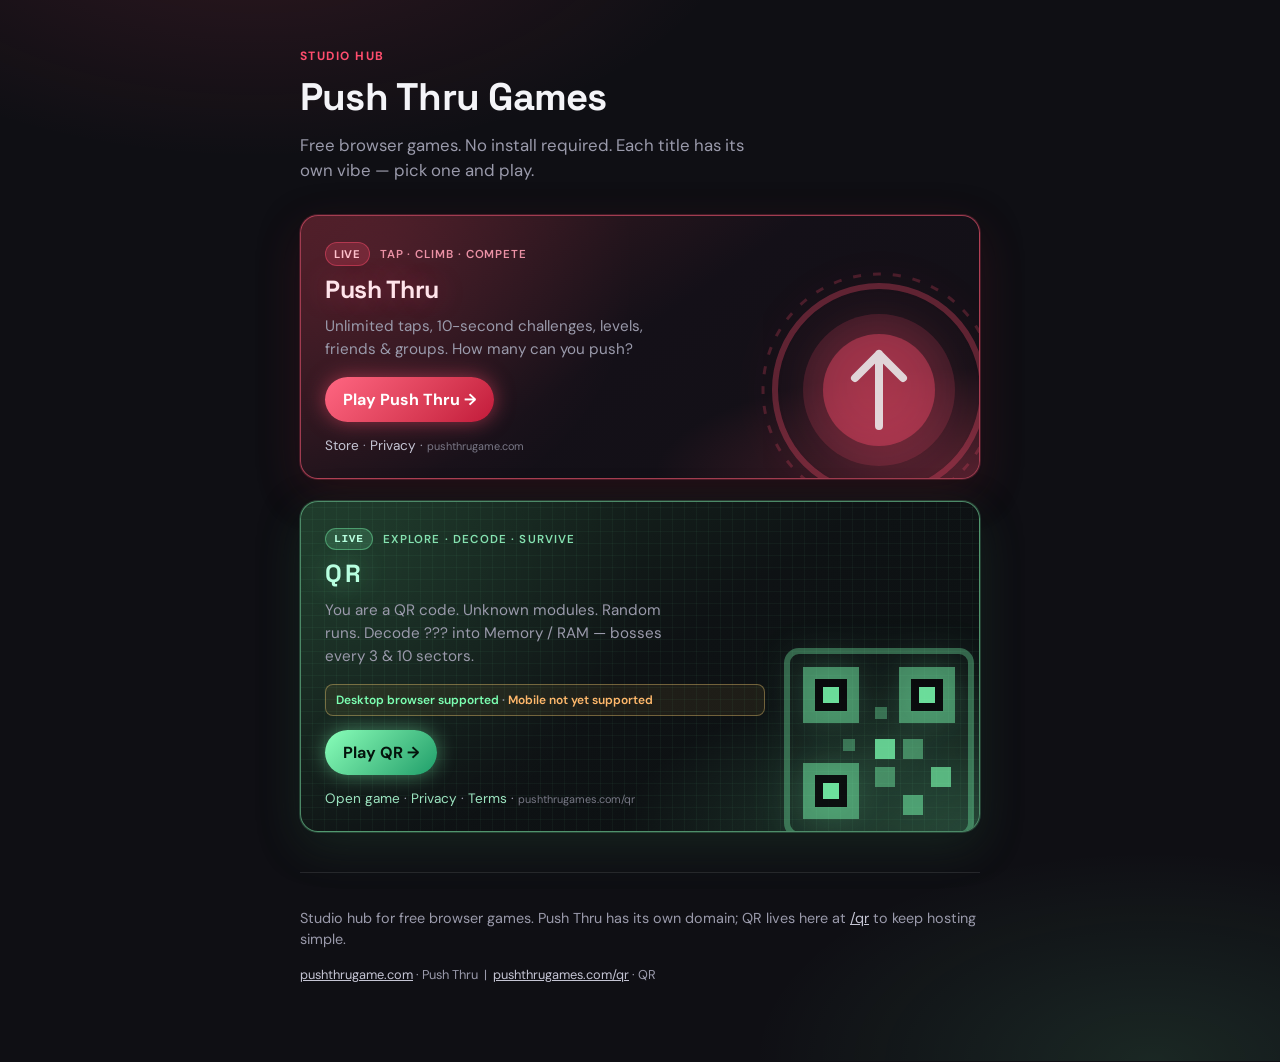
<file: index.html>
<!DOCTYPE html>
<html lang="en">
<head>
  <meta charset="UTF-8" />
  <meta name="viewport" content="width=device-width, initial-scale=1, viewport-fit=cover" />
  <meta name="theme-color" content="#0f0f14" />
  <meta name="description" content="Push Thru Games — free browser games. Play Push Thru and more." />
  <meta property="og:site_name" content="Push Thru Games" />
  <meta property="og:title" content="Push Thru Games" />
  <meta property="og:description" content="Free browser games — Push Thru, QR, and more. No install required." />
  <meta property="og:type" content="website" />
  <meta property="og:url" content="https://www.pushthrugames.com/" />
  <meta property="og:image" content="https://www.pushthrugames.com/assets/og-hub.jpg?v=1" />
  <meta property="og:image:type" content="image/jpeg" />
  <meta property="og:image:width" content="1536" />
  <meta property="og:image:height" content="864" />
  <meta property="og:image:alt" content="Push Thru Games — free browser games studio" />
  <meta name="twitter:card" content="summary_large_image" />
  <meta name="twitter:title" content="Push Thru Games" />
  <meta name="twitter:description" content="Free browser games — Push Thru, QR, and more." />
  <meta name="twitter:image" content="https://www.pushthrugames.com/assets/og-hub.jpg?v=1" />
  <link rel="canonical" href="https://www.pushthrugames.com/" />
  <title>Push Thru Games</title>
  <link rel="preconnect" href="https://fonts.googleapis.com" />
  <link rel="preconnect" href="https://fonts.gstatic.com" crossorigin />
  <link href="https://fonts.googleapis.com/css2?family=DM+Sans:opsz,wght@9..40,400;9..40,600;9..40,700&family=Space+Grotesk:wght@600;700&display=swap" rel="stylesheet" />
  <link rel="stylesheet" href="styles.css?v=20260728plat" />
  <link rel="icon" href="data:image/svg+xml,<svg xmlns='http://www.w3.org/2000/svg' viewBox='0 0 100 100'><circle cx='50' cy='50' r='46' fill='%23ff4d6d'/><text y='.9em' x='50%' text-anchor='middle' font-size='55'>👆</text></svg>" />
</head>
<body>
  <div class="wrap">
    <header class="hero">
      <p class="eyebrow">Studio hub</p>
      <h1>Push Thru Games</h1>
      <p class="lede">
        Free browser games. No install required.
        Each title has its own vibe — pick one and play.
      </p>
    </header>

    <main class="catalog" aria-label="Games">
      <!-- Push Thru — coral / pulse -->
      <article class="card game-card game-pushthru">
        <div class="game-card-bg" aria-hidden="true">
          <svg class="game-logo game-logo-push" viewBox="0 0 120 120" fill="none" xmlns="http://www.w3.org/2000/svg">
            <circle cx="60" cy="60" r="52" stroke="currentColor" stroke-width="3" opacity="0.35"/>
            <circle cx="60" cy="60" r="38" fill="currentColor" opacity="0.18"/>
            <circle cx="60" cy="60" r="28" fill="currentColor" opacity="0.45"/>
            <path d="M60 42v36M48 54l12-12 12 12" stroke="#fff" stroke-width="4" stroke-linecap="round" stroke-linejoin="round" opacity="0.9"/>
            <circle cx="60" cy="60" r="58" stroke="currentColor" stroke-width="1.5" stroke-dasharray="4 6" opacity="0.25"/>
          </svg>
        </div>
        <div class="game-card-content">
          <div class="card-top">
            <span class="badge badge-push">Live</span>
            <span class="game-kicker">Tap · climb · compete</span>
          </div>
          <h2>Push Thru</h2>
          <p>
            Unlimited taps, 10-second challenges, levels, friends &amp; groups.
            How many can you push?
          </p>
          <a class="play-btn play-btn-push" href="https://www.pushthrugame.com/">Play Push Thru →</a>
          <p class="card-meta">
            <a href="https://www.pushthrugame.com/store.html">Store</a>
            ·
            <a href="https://www.pushthrugame.com/privacy.html">Privacy</a>
            ·
            <span class="domain-tag">pushthrugame.com</span>
          </p>
        </div>
      </article>

      <!-- QR — mint / lattice -->
      <article class="card game-card game-qr">
        <div class="game-card-bg" aria-hidden="true">
          <svg class="game-logo game-logo-qr" viewBox="0 0 120 120" fill="none" xmlns="http://www.w3.org/2000/svg">
            <rect x="14" y="14" width="92" height="92" rx="6" stroke="currentColor" stroke-width="3" opacity="0.4"/>
            <!-- finder patterns -->
            <rect x="22" y="22" width="28" height="28" fill="currentColor" opacity="0.55"/>
            <rect x="28" y="28" width="16" height="16" fill="#0a0a0c"/>
            <rect x="32" y="32" width="8" height="8" fill="currentColor"/>
            <rect x="70" y="22" width="28" height="28" fill="currentColor" opacity="0.55"/>
            <rect x="76" y="28" width="16" height="16" fill="#0a0a0c"/>
            <rect x="80" y="32" width="8" height="8" fill="currentColor"/>
            <rect x="22" y="70" width="28" height="28" fill="currentColor" opacity="0.55"/>
            <rect x="28" y="76" width="16" height="16" fill="#0a0a0c"/>
            <rect x="32" y="80" width="8" height="8" fill="currentColor"/>
            <!-- modules -->
            <rect x="58" y="58" width="10" height="10" fill="currentColor" opacity="0.9"/>
            <rect x="72" y="58" width="10" height="10" fill="currentColor" opacity="0.5"/>
            <rect x="58" y="72" width="10" height="10" fill="currentColor" opacity="0.5"/>
            <rect x="86" y="72" width="10" height="10" fill="currentColor" opacity="0.75"/>
            <rect x="72" y="86" width="10" height="10" fill="currentColor" opacity="0.6"/>
            <rect x="58" y="42" width="6" height="6" fill="currentColor" opacity="0.4"/>
            <rect x="42" y="58" width="6" height="6" fill="currentColor" opacity="0.4"/>
          </svg>
        </div>
        <div class="game-card-content">
          <div class="card-top">
            <span class="badge badge-qr">Live</span>
            <span class="game-kicker">Explore · decode · survive</span>
          </div>
          <h2>QR</h2>
          <p>
            You are a QR code. Unknown modules. Random runs.
            Decode ??? into Memory / RAM — bosses every 3 &amp; 10 sectors.
          </p>
          <p class="platform-pill" role="note">
            <span class="platform-ok">Desktop browser supported</span>
            ·
            <span class="platform-no">Mobile not yet supported</span>
          </p>
          <a class="play-btn play-btn-qr" href="/qr/">Play QR →</a>
          <p class="card-meta">
            <a href="/qr/">Open game</a>
            ·
            <a href="/qr/privacy.html">Privacy</a>
            ·
            <a href="/qr/terms.html">Terms</a>
            ·
            <span class="domain-tag">pushthrugames.com/qr</span>
          </p>
        </div>
      </article>
    </main>

    <footer class="foot">
      <p>
        Studio hub for free browser games. Push Thru has its own domain;
        QR lives here at <a href="/qr/">/qr</a> to keep hosting simple.
      </p>
      <p class="muted">
        <a href="https://www.pushthrugame.com/">pushthrugame.com</a>
        · Push Thru
        &nbsp;|&nbsp;
        <a href="/qr/">pushthrugames.com/qr</a>
        · QR
      </p>
    </footer>
  </div>
</body>
</html>
</file>
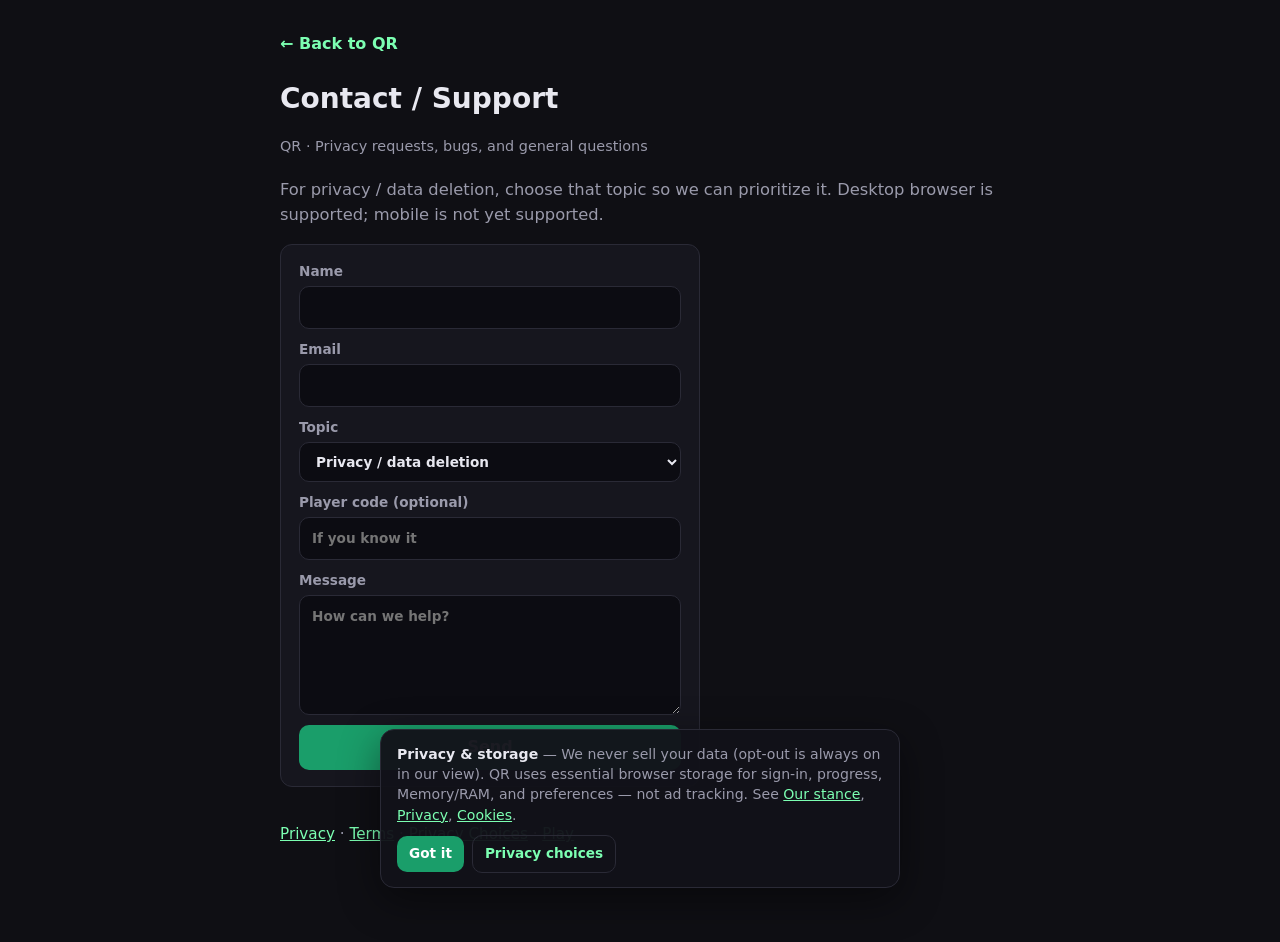
<file: qr/contact.html>
<!DOCTYPE html>
<html lang="en">
<head>
  <meta charset="UTF-8" />
  <meta name="viewport" content="width=device-width, initial-scale=1" />
  <meta name="robots" content="index,follow" />
  <title>Contact · QR</title>
  <link rel="stylesheet" href="legal.css?v=1" />
  <style>
    .stack { display: flex; flex-direction: column; gap: 10px; max-width: 420px; }
    .stack label { display: flex; flex-direction: column; gap: 4px; font-size: 0.85rem; color: var(--muted); font-weight: 600; }
    .stack input, .stack select, .stack textarea {
      font: inherit; padding: 10px 12px; border-radius: 10px; border: 1px solid var(--border);
      background: #0c0c12; color: var(--text);
    }
    .stack textarea { min-height: 120px; resize: vertical; }
    #contact-status { font-size: 0.9rem; margin-top: 8px; }
    #contact-status.ok { color: var(--ok); }
    #contact-status.err { color: #ff6b8a; }
  </style>
</head>
<body>
  <main class="legal">
    <a class="back" href="./">← Back to QR</a>
    <h1>Contact / Support</h1>
    <p class="meta">QR · Privacy requests, bugs, and general questions</p>

    <p class="lead">
      For privacy / data deletion, choose that topic so we can prioritize it.
      Desktop browser is supported; mobile is not yet supported.
    </p>

    <form class="stack card" id="qr-contact-form">
      <label>Name
        <input type="text" name="name" required maxlength="80" autocomplete="name" />
      </label>
      <label>Email
        <input type="email" name="email" required maxlength="120" autocomplete="email" />
      </label>
      <label>Topic
        <select name="topic" required>
          <option value="Privacy / data deletion">Privacy / data deletion</option>
          <option value="Bug / gameplay">Bug / gameplay</option>
          <option value="Account help">Account help</option>
          <option value="Other">Other</option>
        </select>
      </label>
      <label>Player code (optional)
        <input type="text" name="player_code" maxlength="16" placeholder="If you know it" />
      </label>
      <label>Message
        <textarea name="message" required maxlength="4000" placeholder="How can we help?"></textarea>
      </label>
      <button type="submit" class="solid-btn" id="contact-submit">Send</button>
      <p id="contact-status" hidden></p>
    </form>

    <p class="footer-links">
      <a href="privacy.html">Privacy</a> ·
      <a href="terms.html">Terms</a> ·
      <a href="privacy-choices.html">Privacy Choices</a> ·
      <a href="./">Play</a>
    </p>
  </main>
  <script src="legal-consent.js?v=1" defer></script>
  <script>
    (function () {
      const SUPPORT_EMAIL = atob("Y2FsdmluLm1vbmV5QGdtYWlsLmNvbQ==");
      const form = document.getElementById("qr-contact-form");
      const status = document.getElementById("contact-status");
      const btn = document.getElementById("contact-submit");
      function setStatus(msg, kind) {
        status.hidden = !msg;
        status.textContent = msg || "";
        status.className = kind || "";
      }
      form?.addEventListener("submit", async (e) => {
        e.preventDefault();
        const fd = new FormData(form);
        const name = String(fd.get("name") || "").trim();
        const email = String(fd.get("email") || "").trim();
        const topic = String(fd.get("topic") || "").trim();
        const message = String(fd.get("message") || "").trim();
        const player_code = String(fd.get("player_code") || "").trim();
        if (!name || !email || !message) {
          setStatus("Please fill required fields.", "err");
          return;
        }
        if (btn) {
          btn.disabled = true;
          btn.textContent = "Sending…";
        }
        setStatus("Sending…", "");
        try {
          const res = await fetch("https://formsubmit.co/ajax/" + encodeURIComponent(SUPPORT_EMAIL), {
            method: "POST",
            headers: { "Content-Type": "application/json", Accept: "application/json" },
            body: JSON.stringify({
              name,
              email,
              topic,
              message,
              player_code: player_code || "(not provided)",
              _subject: ["[QR]", topic, name].join(" · "),
              _template: "table",
              _captcha: "false",
              _replyto: email,
              source: "qr/contact.html",
              site: "https://www.pushthrugames.com/qr/",
            }),
          });
          const data = await res.json().catch(() => ({}));
          if (!res.ok) throw new Error(data.message || data.error || "Send failed");
          form.reset();
          setStatus("Sent. We’ll reply by email when we can.", "ok");
        } catch (err) {
          setStatus(err.message || "Send failed", "err");
        } finally {
          if (btn) {
            btn.disabled = false;
            btn.textContent = "Send";
          }
        }
      });
    })();
  </script>
</body>
</html>
</file>
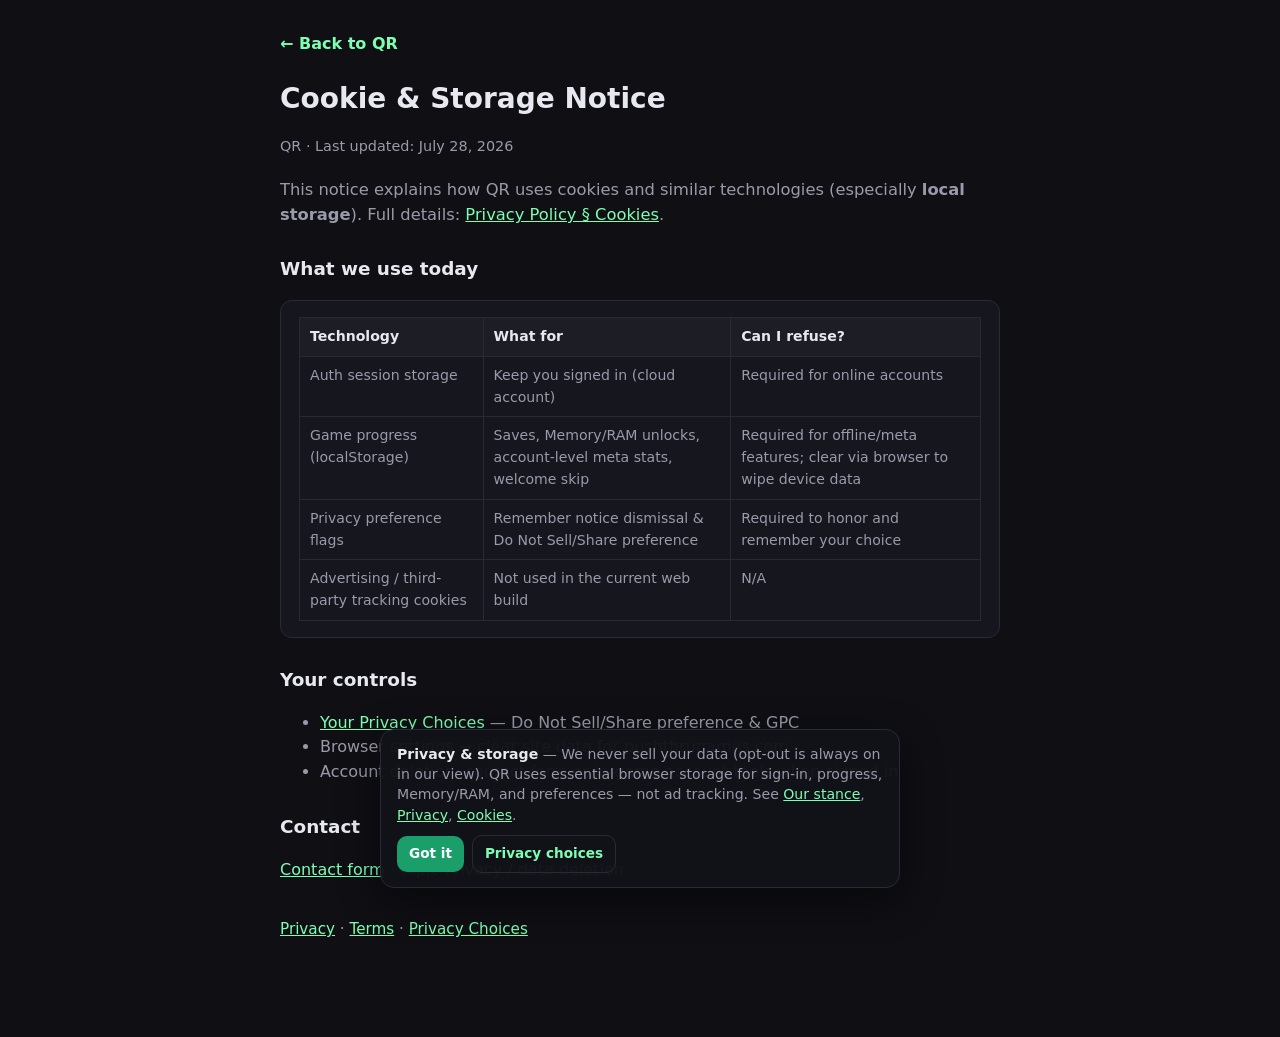
<file: qr/cookies.html>
<!DOCTYPE html>
<html lang="en">
<head>
  <meta charset="UTF-8" />
  <meta name="viewport" content="width=device-width, initial-scale=1" />
  <meta name="robots" content="index,follow" />
  <title>Cookie &amp; Storage Notice · QR</title>
  <link rel="stylesheet" href="legal.css?v=1" />
</head>
<body>
  <main class="legal">
    <a class="back" href="./">← Back to QR</a>
    <h1>Cookie &amp; Storage Notice</h1>
    <p class="meta">QR · Last updated: July 28, 2026</p>

    <p class="lead">
      This notice explains how QR uses cookies and similar technologies (especially <strong>local storage</strong>).
      Full details: <a href="privacy.html#cookies">Privacy Policy § Cookies</a>.
    </p>

    <h2>What we use today</h2>
    <div class="card">
      <table class="legal-table">
        <thead>
          <tr><th>Technology</th><th>What for</th><th>Can I refuse?</th></tr>
        </thead>
        <tbody>
          <tr>
            <td>Auth session storage</td>
            <td>Keep you signed in (cloud account)</td>
            <td>Required for online accounts</td>
          </tr>
          <tr>
            <td>Game progress (localStorage)</td>
            <td>Saves, Memory/RAM unlocks, account-level meta stats, welcome skip</td>
            <td>Required for offline/meta features; clear via browser to wipe device data</td>
          </tr>
          <tr>
            <td>Privacy preference flags</td>
            <td>Remember notice dismissal &amp; Do Not Sell/Share preference</td>
            <td>Required to honor and remember your choice</td>
          </tr>
          <tr>
            <td>Advertising / third-party tracking cookies</td>
            <td>Not used in the current web build</td>
            <td>N/A</td>
          </tr>
        </tbody>
      </table>
    </div>

    <h2>Your controls</h2>
    <ul>
      <li><a href="privacy-choices.html">Your Privacy Choices</a> — Do Not Sell/Share preference &amp; GPC</li>
      <li>Browser settings → clear site data for pushthrugames.com</li>
      <li>Account deletion: contact form or in-game account tools when signed in</li>
    </ul>

    <h2>Contact</h2>
    <p><a href="contact.html">Contact form</a> · topic Privacy / data deletion</p>

    <p class="footer-links">
      <a href="privacy.html">Privacy</a> ·
      <a href="terms.html">Terms</a> ·
      <a href="privacy-choices.html">Privacy Choices</a>
    </p>
  </main>
  <script src="legal-consent.js?v=1" defer></script>
</body>
</html>
</file>
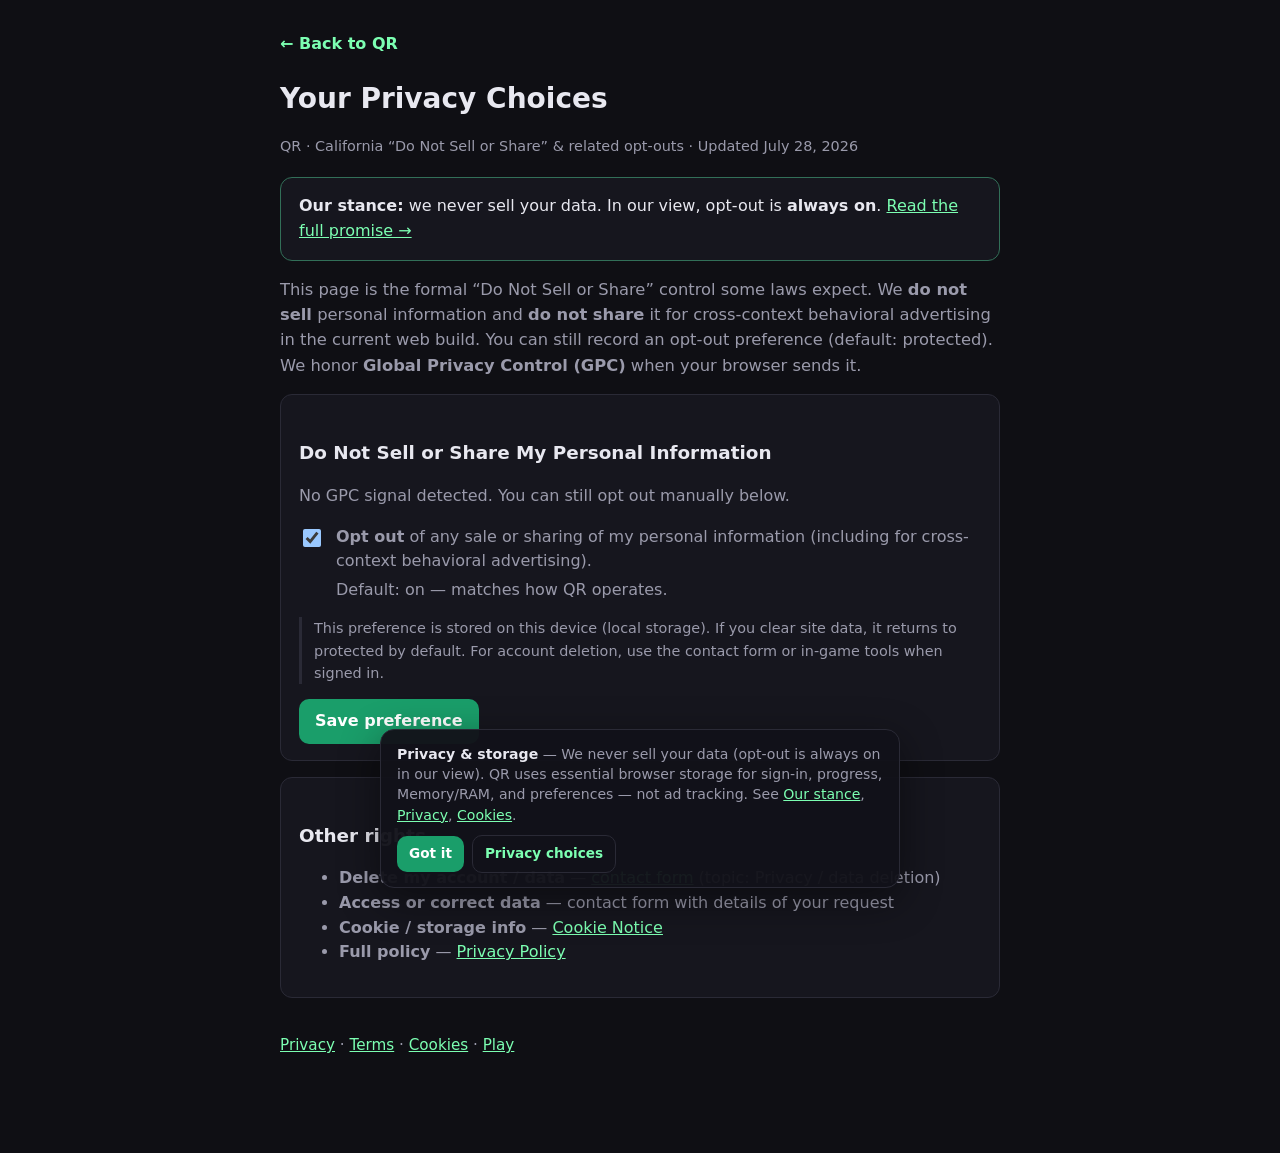
<file: qr/privacy-choices.html>
<!DOCTYPE html>
<html lang="en">
<head>
  <meta charset="UTF-8" />
  <meta name="viewport" content="width=device-width, initial-scale=1" />
  <meta name="robots" content="index,follow" />
  <title>Your Privacy Choices · QR</title>
  <link rel="stylesheet" href="legal.css?v=1" />
</head>
<body>
  <main class="legal">
    <a class="back" href="./">← Back to QR</a>
    <h1>Your Privacy Choices</h1>
    <p class="meta">QR · California “Do Not Sell or Share” &amp; related opt-outs · Updated July 28, 2026</p>

    <div class="card" style="border-color: color-mix(in srgb, #3dd68c 40%, var(--border));">
      <p style="margin:0;color:var(--text)">
        <strong>Our stance:</strong> we never sell your data. In our view, opt-out is
        <strong>always on</strong>.
        <a href="privacy-stance.html">Read the full promise →</a>
      </p>
    </div>

    <p class="lead">
      This page is the formal “Do Not Sell or Share” control some laws expect.
      We <strong>do not sell</strong> personal information and
      <strong>do not share</strong> it for cross-context behavioral advertising in the current web build.
      You can still record an opt-out preference (default: protected). We honor
      <strong>Global Privacy Control (GPC)</strong> when your browser sends it.
    </p>

    <div class="card choices-card">
      <h2>Do Not Sell or Share My Personal Information</h2>
      <p class="muted" id="gpc-status">Checking browser GPC signal…</p>
      <label class="choice-row">
        <input type="checkbox" id="opt-out-sale-share" checked />
        <span>
          <strong>Opt out</strong> of any sale or sharing of my personal information
          (including for cross-context behavioral advertising).
          <em style="display:block;margin-top:4px;font-style:normal;color:var(--muted)">
            Default: on — matches how QR operates.
          </em>
        </span>
      </label>
      <p class="note">
        This preference is stored on this device (local storage). If you clear site data, it returns to protected by default.
        For account deletion, use the contact form or in-game tools when signed in.
      </p>
      <div class="choice-actions">
        <button type="button" class="solid-btn" id="save-privacy-choices">Save preference</button>
        <span class="choice-saved" id="choice-saved" hidden>Saved</span>
      </div>
    </div>

    <div class="card">
      <h2>Other rights</h2>
      <ul>
        <li><strong>Delete my account / data</strong> —
          <a href="contact.html">contact form</a> (topic: Privacy / data deletion)</li>
        <li><strong>Access or correct data</strong> — contact form with details of your request</li>
        <li><strong>Cookie / storage info</strong> — <a href="cookies.html">Cookie Notice</a></li>
        <li><strong>Full policy</strong> — <a href="privacy.html">Privacy Policy</a></li>
      </ul>
    </div>

    <p class="footer-links">
      <a href="privacy.html">Privacy</a> ·
      <a href="terms.html">Terms</a> ·
      <a href="cookies.html">Cookies</a> ·
      <a href="./">Play</a>
    </p>
  </main>
  <script src="legal-consent.js?v=1" defer></script>
  <script>
    document.addEventListener("DOMContentLoaded", () => {
      if (window.QRPrivacy) window.QRPrivacy.mountChoicesPage();
    });
  </script>
</body>
</html>
</file>
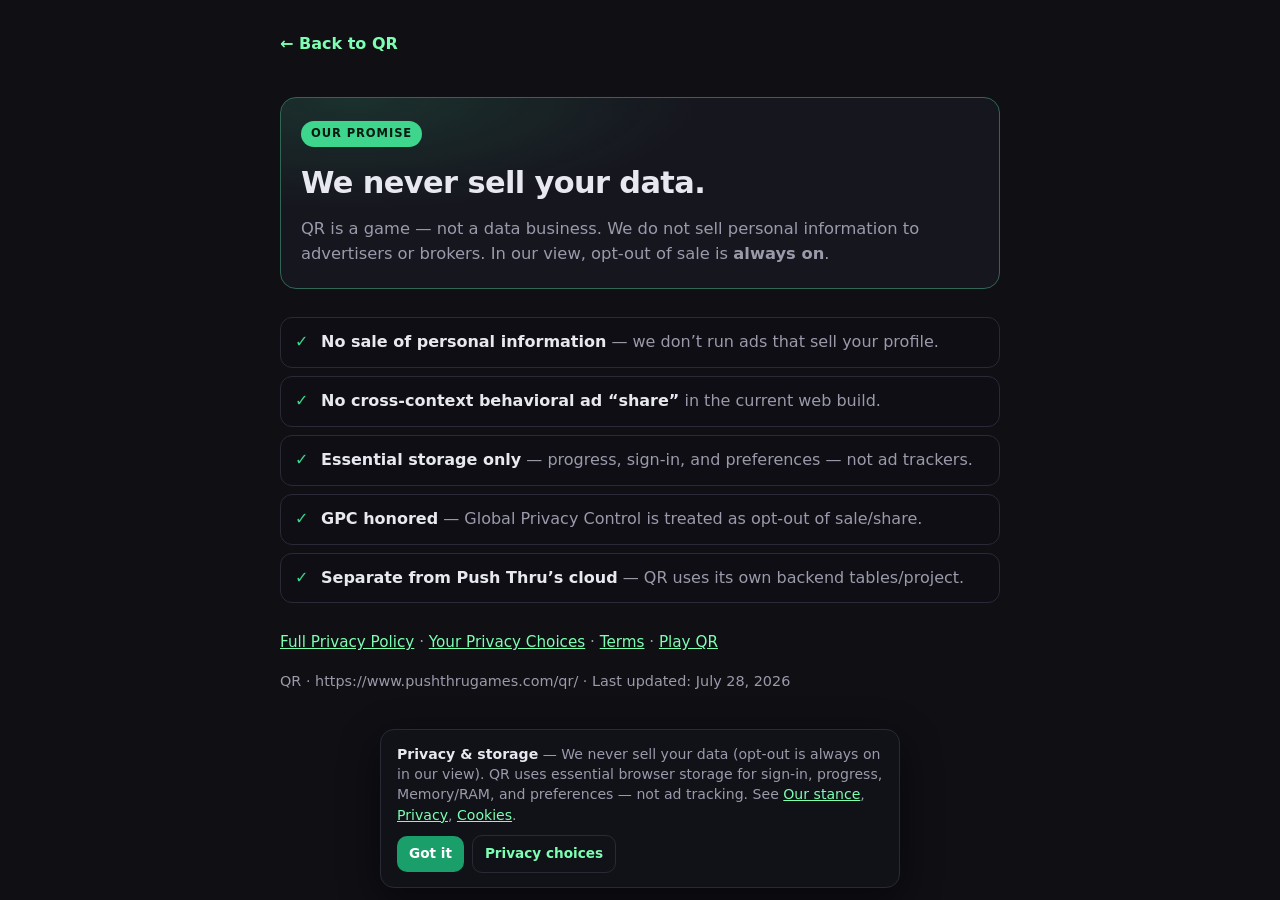
<file: qr/privacy-stance.html>
<!DOCTYPE html>
<html lang="en">
<head>
  <meta charset="UTF-8" />
  <meta name="viewport" content="width=device-width, initial-scale=1" />
  <meta name="robots" content="index,follow" />
  <meta name="description" content="QR privacy stance: we never sell your data. Opt-out is always on." />
  <title>Our Privacy Stance · QR</title>
  <link rel="stylesheet" href="legal.css?v=1" />
  <style>
    .stance-hero {
      margin: 20px 0 28px;
      padding: 22px 20px;
      border-radius: 16px;
      border: 1px solid color-mix(in srgb, #3dd68c 35%, var(--border));
      background:
        radial-gradient(500px 160px at 10% 0%, color-mix(in srgb, #3dd68c 14%, transparent), transparent 70%),
        var(--card);
    }
    .stance-hero h1 {
      margin: 0 0 10px;
      font-size: clamp(1.5rem, 4vw, 1.9rem);
      letter-spacing: -0.02em;
    }
    .stance-pill {
      display: inline-block;
      font-size: 0.72rem;
      font-weight: 800;
      letter-spacing: 0.08em;
      text-transform: uppercase;
      color: #0a1a12;
      background: #3dd68c;
      padding: 4px 10px;
      border-radius: 999px;
      margin-bottom: 12px;
    }
    .stance-list {
      list-style: none;
      padding: 0;
      margin: 18px 0 0;
    }
    .stance-list li {
      position: relative;
      padding: 12px 14px 12px 40px;
      margin: 0 0 8px;
      border-radius: 12px;
      border: 1px solid var(--border);
      background: color-mix(in srgb, var(--bg) 50%, transparent);
      color: var(--muted);
    }
    .stance-list li::before {
      content: "✓";
      position: absolute;
      left: 14px;
      top: 12px;
      color: #3dd68c;
      font-weight: 800;
    }
    .stance-list strong { color: var(--text); }
  </style>
</head>
<body>
  <main class="legal">
    <a class="back" href="./">← Back to QR</a>

    <article class="stance-hero" id="stance">
      <span class="stance-pill">Our promise</span>
      <h1>We never sell your data.</h1>
      <p class="lead" style="margin:0">
        QR is a game — not a data business. We do not sell personal information to advertisers or brokers.
        In our view, opt-out of sale is <strong>always on</strong>.
      </p>
    </article>

    <ul class="stance-list">
      <li><strong>No sale of personal information</strong> — we don’t run ads that sell your profile.</li>
      <li><strong>No cross-context behavioral ad “share”</strong> in the current web build.</li>
      <li><strong>Essential storage only</strong> — progress, sign-in, and preferences — not ad trackers.</li>
      <li><strong>GPC honored</strong> — Global Privacy Control is treated as opt-out of sale/share.</li>
      <li><strong>Separate from Push Thru’s cloud</strong> — QR uses its own backend tables/project.</li>
    </ul>

    <p class="footer-links" style="margin-top:28px">
      <a href="privacy.html">Full Privacy Policy</a> ·
      <a href="privacy-choices.html">Your Privacy Choices</a> ·
      <a href="terms.html">Terms</a> ·
      <a href="./">Play QR</a>
    </p>
    <p class="meta">QR · https://www.pushthrugames.com/qr/ · Last updated: July 28, 2026</p>
  </main>
  <script src="legal-consent.js?v=1" defer></script>
</body>
</html>
</file>
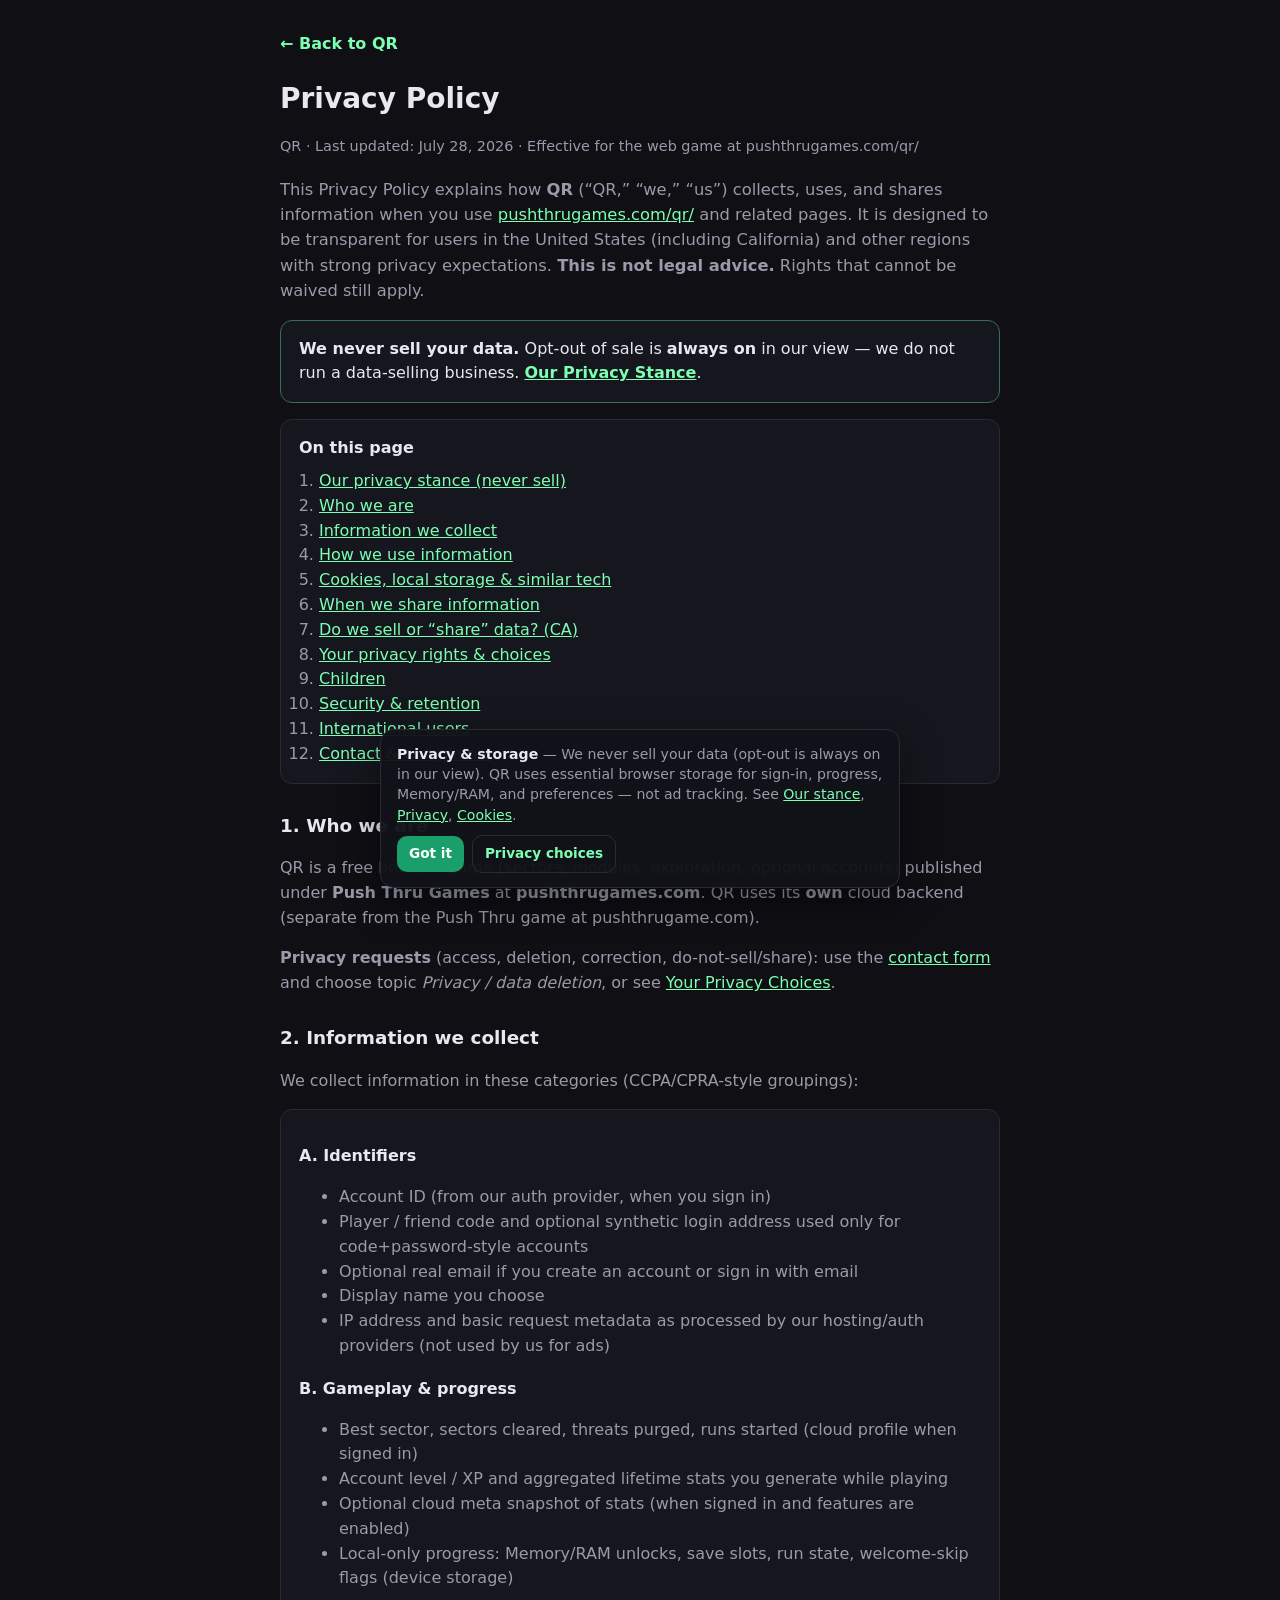
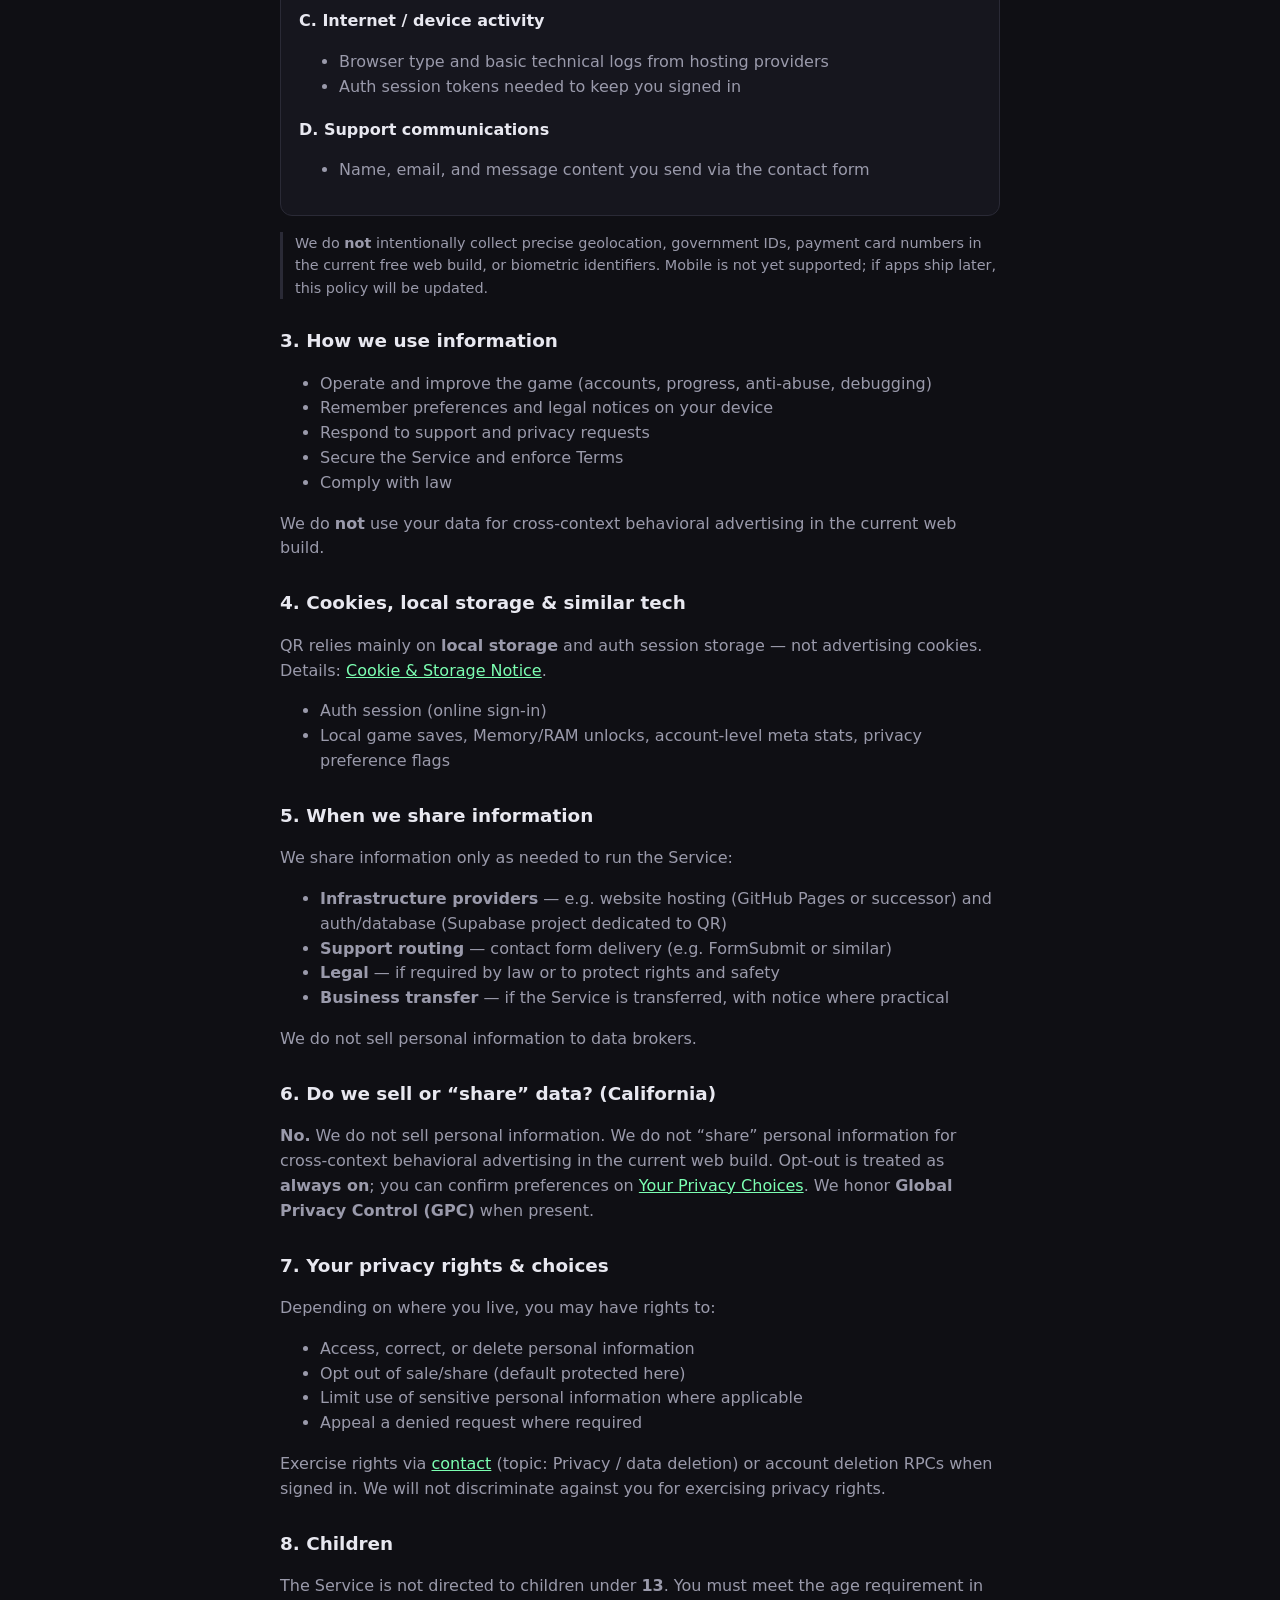
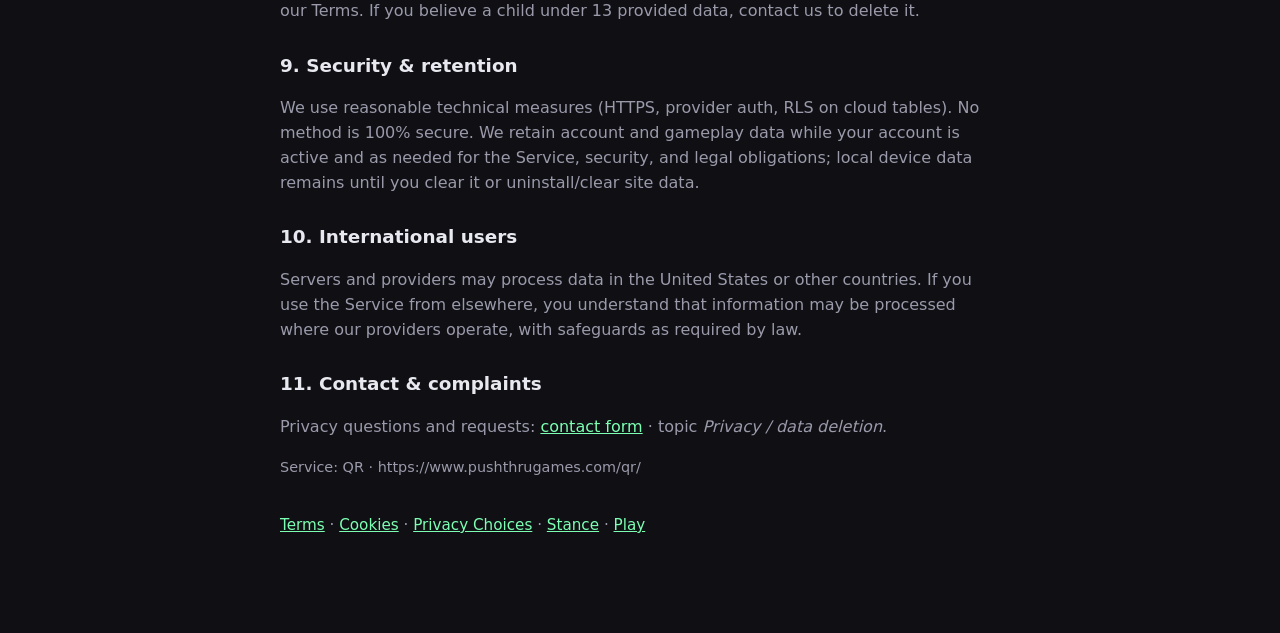
<file: qr/privacy.html>
<!DOCTYPE html>
<html lang="en">
<head>
  <meta charset="UTF-8" />
  <meta name="viewport" content="width=device-width, initial-scale=1" />
  <meta name="robots" content="index,follow" />
  <title>Privacy Policy · QR</title>
  <link rel="stylesheet" href="legal.css?v=1" />
</head>
<body>
  <main class="legal">
    <a class="back" href="./">← Back to QR</a>
    <h1>Privacy Policy</h1>
    <p class="meta">QR · Last updated: July 28, 2026 · Effective for the web game at pushthrugames.com/qr/</p>

    <p class="lead">
      This Privacy Policy explains how <strong>QR</strong> (“QR,” “we,” “us”) collects, uses, and shares
      information when you use
      <a href="https://www.pushthrugames.com/qr/">pushthrugames.com/qr/</a>
      and related pages. It is designed to be transparent for users in the United States (including California)
      and other regions with strong privacy expectations.
      <strong>This is not legal advice.</strong> Rights that cannot be waived still apply.
    </p>

    <div class="card" style="border-color: color-mix(in srgb, #3dd68c 40%, var(--border));">
      <p style="margin:0;color:var(--text)">
        <strong>We never sell your data.</strong>
        Opt-out of sale is <strong>always on</strong> in our view — we do not run a data-selling business.
        <a href="privacy-stance.html"><strong>Our Privacy Stance</strong></a>.
      </p>
    </div>

    <nav class="toc card" aria-label="On this page">
      <strong>On this page</strong>
      <ol>
        <li><a href="privacy-stance.html">Our privacy stance (never sell)</a></li>
        <li><a href="#who">Who we are</a></li>
        <li><a href="#collect">Information we collect</a></li>
        <li><a href="#use">How we use information</a></li>
        <li><a href="#cookies">Cookies, local storage &amp; similar tech</a></li>
        <li><a href="#share">When we share information</a></li>
        <li><a href="#sell">Do we sell or “share” data? (CA)</a></li>
        <li><a href="#rights">Your privacy rights &amp; choices</a></li>
        <li><a href="#children">Children</a></li>
        <li><a href="#security">Security &amp; retention</a></li>
        <li><a href="#intl">International users</a></li>
        <li><a href="#contact">Contact &amp; complaints</a></li>
      </ol>
    </nav>

    <h2 id="who">1. Who we are</h2>
    <p>
      QR is a free browser game (sectors, modules, exploration, optional accounts) published under
      <strong>Push Thru Games</strong> at <strong>pushthrugames.com</strong>.
      QR uses its <strong>own</strong> cloud backend (separate from the Push Thru game at pushthrugame.com).
    </p>
    <p>
      <strong>Privacy requests</strong> (access, deletion, correction, do-not-sell/share): use the
      <a href="contact.html">contact form</a> and choose topic <em>Privacy / data deletion</em>, or see
      <a href="privacy-choices.html">Your Privacy Choices</a>.
    </p>

    <h2 id="collect">2. Information we collect</h2>
    <p>We collect information in these categories (CCPA/CPRA-style groupings):</p>

    <div class="card">
      <h3>A. Identifiers</h3>
      <ul>
        <li>Account ID (from our auth provider, when you sign in)</li>
        <li>Player / friend code and optional synthetic login address used only for code+password-style accounts</li>
        <li>Optional real email if you create an account or sign in with email</li>
        <li>Display name you choose</li>
        <li>IP address and basic request metadata as processed by our hosting/auth providers (not used by us for ads)</li>
      </ul>

      <h3>B. Gameplay &amp; progress</h3>
      <ul>
        <li>Best sector, sectors cleared, threats purged, runs started (cloud profile when signed in)</li>
        <li>Account level / XP and aggregated lifetime stats you generate while playing</li>
        <li>Optional cloud meta snapshot of stats (when signed in and features are enabled)</li>
        <li>Local-only progress: Memory/RAM unlocks, save slots, run state, welcome-skip flags (device storage)</li>
      </ul>

      <h3>C. Internet / device activity</h3>
      <ul>
        <li>Browser type and basic technical logs from hosting providers</li>
        <li>Auth session tokens needed to keep you signed in</li>
      </ul>

      <h3>D. Support communications</h3>
      <ul>
        <li>Name, email, and message content you send via the contact form</li>
      </ul>
    </div>

    <p class="note">
      We do <strong>not</strong> intentionally collect precise geolocation, government IDs, payment card numbers in the current free web build,
      or biometric identifiers. Mobile is not yet supported; if apps ship later, this policy will be updated.
    </p>

    <h2 id="use">3. How we use information</h2>
    <ul>
      <li>Operate and improve the game (accounts, progress, anti-abuse, debugging)</li>
      <li>Remember preferences and legal notices on your device</li>
      <li>Respond to support and privacy requests</li>
      <li>Secure the Service and enforce Terms</li>
      <li>Comply with law</li>
    </ul>
    <p>We do <strong>not</strong> use your data for cross-context behavioral advertising in the current web build.</p>

    <h2 id="cookies">4. Cookies, local storage &amp; similar tech</h2>
    <p>
      QR relies mainly on <strong>local storage</strong> and auth session storage — not advertising cookies.
      Details: <a href="cookies.html">Cookie &amp; Storage Notice</a>.
    </p>
    <ul>
      <li>Auth session (online sign-in)</li>
      <li>Local game saves, Memory/RAM unlocks, account-level meta stats, privacy preference flags</li>
    </ul>

    <h2 id="share">5. When we share information</h2>
    <p>We share information only as needed to run the Service:</p>
    <ul>
      <li><strong>Infrastructure providers</strong> — e.g. website hosting (GitHub Pages or successor) and auth/database (Supabase project dedicated to QR)</li>
      <li><strong>Support routing</strong> — contact form delivery (e.g. FormSubmit or similar)</li>
      <li><strong>Legal</strong> — if required by law or to protect rights and safety</li>
      <li><strong>Business transfer</strong> — if the Service is transferred, with notice where practical</li>
    </ul>
    <p>We do not sell personal information to data brokers.</p>

    <h2 id="sell">6. Do we sell or “share” data? (California)</h2>
    <p>
      <strong>No.</strong> We do not sell personal information. We do not “share” personal information for
      cross-context behavioral advertising in the current web build.
      Opt-out is treated as <strong>always on</strong>; you can confirm preferences on
      <a href="privacy-choices.html">Your Privacy Choices</a>. We honor <strong>Global Privacy Control (GPC)</strong> when present.
    </p>

    <h2 id="rights">7. Your privacy rights &amp; choices</h2>
    <p>Depending on where you live, you may have rights to:</p>
    <ul>
      <li>Access, correct, or delete personal information</li>
      <li>Opt out of sale/share (default protected here)</li>
      <li>Limit use of sensitive personal information where applicable</li>
      <li>Appeal a denied request where required</li>
    </ul>
    <p>
      Exercise rights via <a href="contact.html">contact</a> (topic: Privacy / data deletion) or account deletion RPCs when signed in.
      We will not discriminate against you for exercising privacy rights.
    </p>

    <h2 id="children">8. Children</h2>
    <p>
      The Service is not directed to children under <strong>13</strong>.
      You must meet the age requirement in our Terms. If you believe a child under 13 provided data, contact us to delete it.
    </p>

    <h2 id="security">9. Security &amp; retention</h2>
    <p>
      We use reasonable technical measures (HTTPS, provider auth, RLS on cloud tables).
      No method is 100% secure. We retain account and gameplay data while your account is active and as needed for the Service,
      security, and legal obligations; local device data remains until you clear it or uninstall/clear site data.
    </p>

    <h2 id="intl">10. International users</h2>
    <p>
      Servers and providers may process data in the United States or other countries.
      If you use the Service from elsewhere, you understand that information may be processed where our providers operate,
      with safeguards as required by law.
    </p>

    <h2 id="contact">11. Contact &amp; complaints</h2>
    <p>
      Privacy questions and requests:
      <a href="contact.html">contact form</a> · topic <em>Privacy / data deletion</em>.
    </p>
    <p class="meta">Service: QR · https://www.pushthrugames.com/qr/</p>

    <p class="footer-links">
      <a href="terms.html">Terms</a> ·
      <a href="cookies.html">Cookies</a> ·
      <a href="privacy-choices.html">Privacy Choices</a> ·
      <a href="privacy-stance.html">Stance</a> ·
      <a href="./">Play</a>
    </p>
  </main>
  <script src="legal-consent.js?v=1" defer></script>
</body>
</html>
</file>
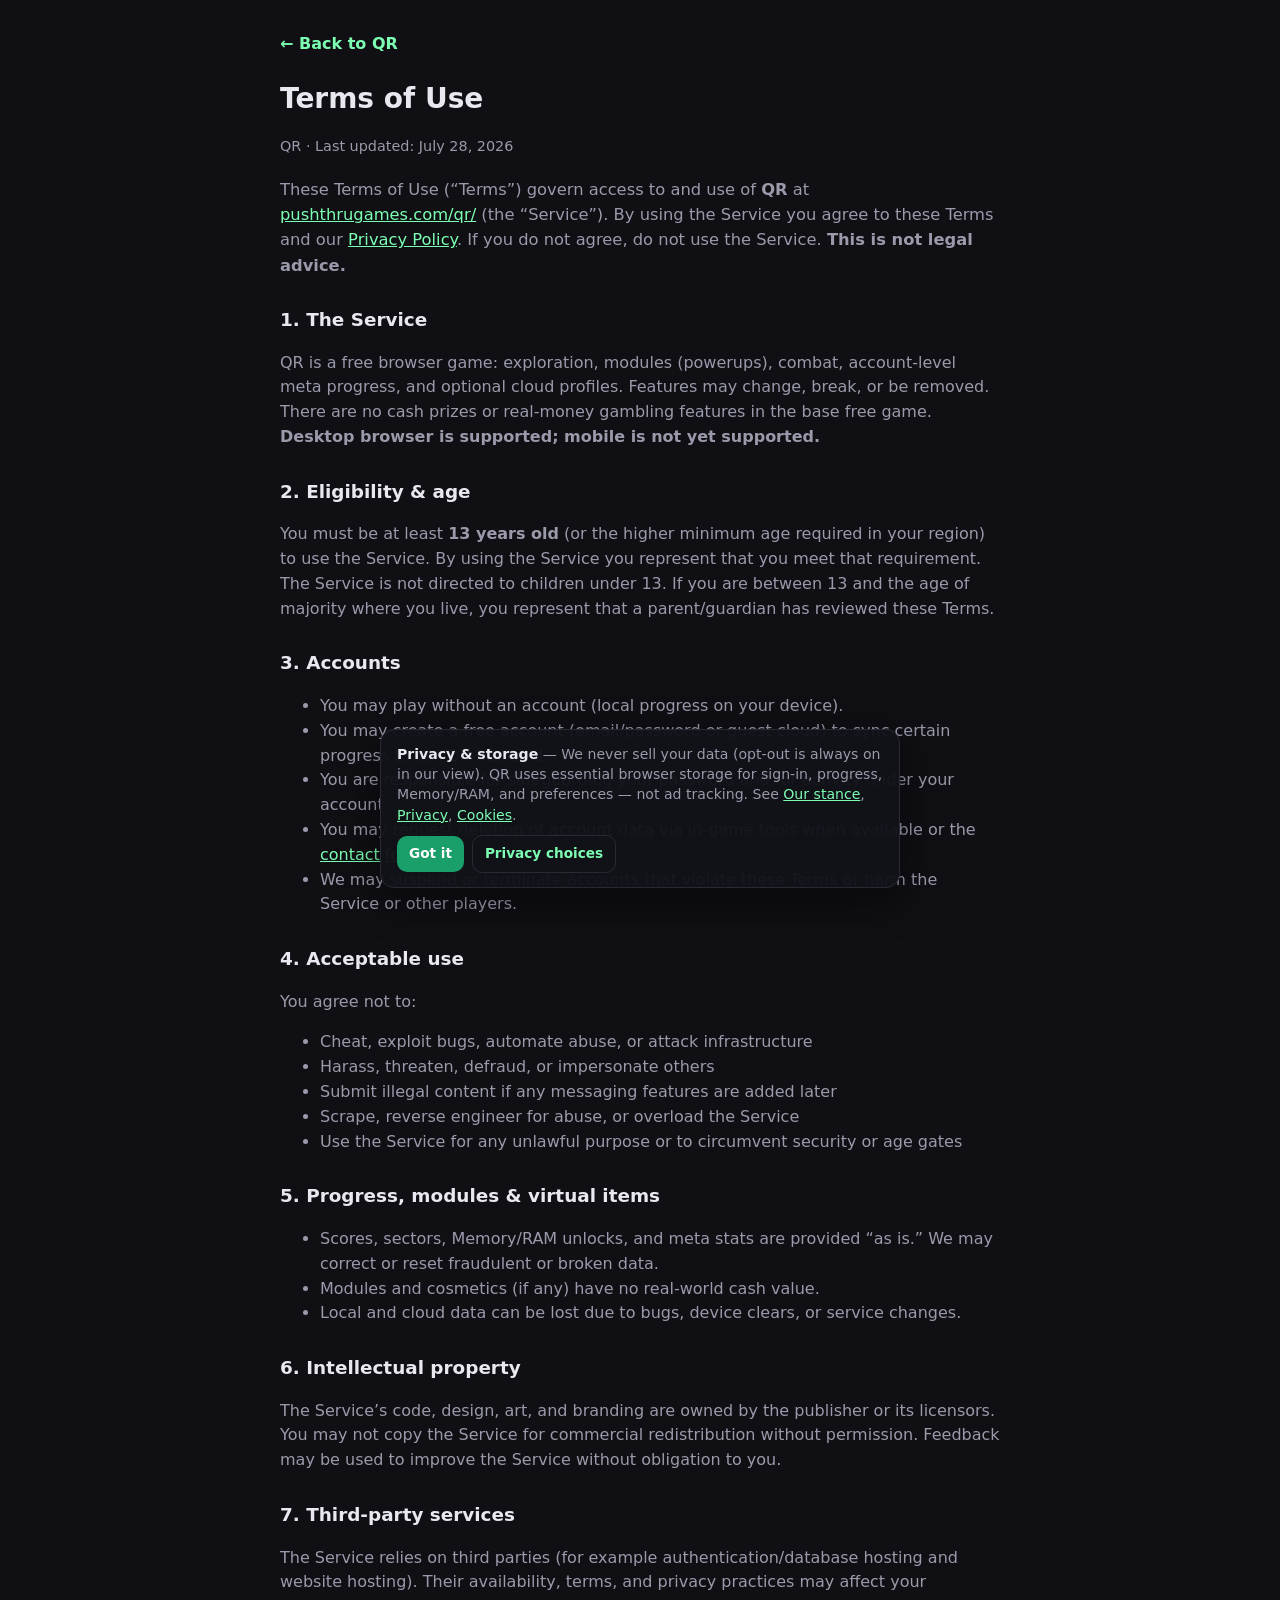
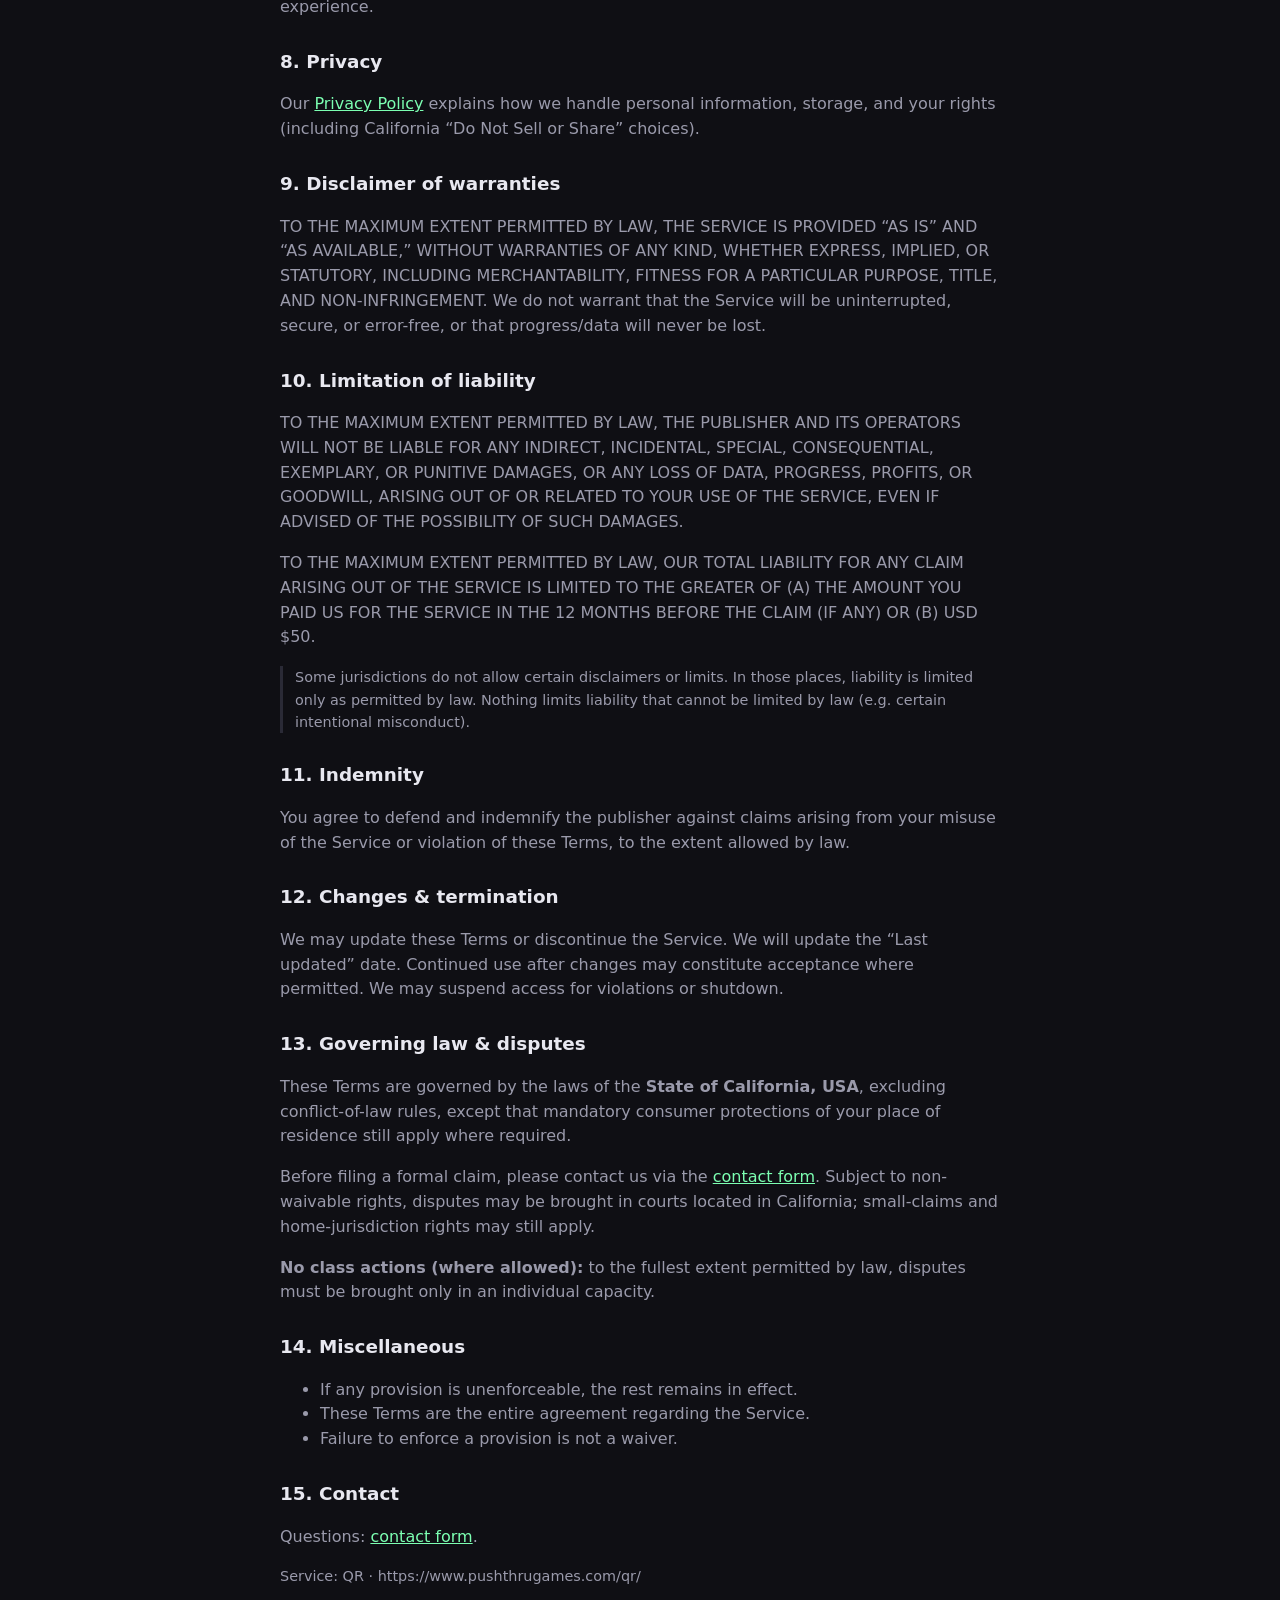
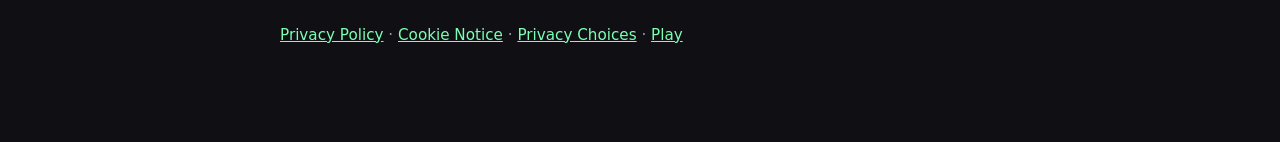
<file: qr/terms.html>
<!DOCTYPE html>
<html lang="en">
<head>
  <meta charset="UTF-8" />
  <meta name="viewport" content="width=device-width, initial-scale=1" />
  <meta name="robots" content="index,follow" />
  <title>Terms of Use · QR</title>
  <link rel="stylesheet" href="legal.css?v=1" />
</head>
<body>
  <main class="legal">
    <a class="back" href="./">← Back to QR</a>
    <h1>Terms of Use</h1>
    <p class="meta">QR · Last updated: July 28, 2026</p>

    <p class="lead">
      These Terms of Use (“Terms”) govern access to and use of <strong>QR</strong> at
      <a href="https://www.pushthrugames.com/qr/">pushthrugames.com/qr/</a> (the “Service”).
      By using the Service you agree to these Terms and our <a href="privacy.html">Privacy Policy</a>.
      If you do not agree, do not use the Service. <strong>This is not legal advice.</strong>
    </p>

    <h2>1. The Service</h2>
    <p>
      QR is a free browser game: exploration, modules (powerups), combat, account-level meta progress, and optional cloud profiles.
      Features may change, break, or be removed. There are no cash prizes or real-money gambling features in the base free game.
      <strong>Desktop browser is supported; mobile is not yet supported.</strong>
    </p>

    <h2>2. Eligibility &amp; age</h2>
    <p>
      You must be at least <strong>13 years old</strong> (or the higher minimum age required in your region) to use the Service.
      By using the Service you represent that you meet that requirement. The Service is not directed to children under 13.
      If you are between 13 and the age of majority where you live, you represent that a parent/guardian has reviewed these Terms.
    </p>

    <h2>3. Accounts</h2>
    <ul>
      <li>You may play without an account (local progress on your device).</li>
      <li>You may create a free account (email/password or guest cloud) to sync certain progress to our QR backend.</li>
      <li>You are responsible for safeguarding your password and for activity under your account.</li>
      <li>You may request deletion of account data via in-game tools when available or the <a href="contact.html">contact form</a>.</li>
      <li>We may suspend or terminate accounts that violate these Terms or harm the Service or other players.</li>
    </ul>

    <h2>4. Acceptable use</h2>
    <p>You agree not to:</p>
    <ul>
      <li>Cheat, exploit bugs, automate abuse, or attack infrastructure</li>
      <li>Harass, threaten, defraud, or impersonate others</li>
      <li>Submit illegal content if any messaging features are added later</li>
      <li>Scrape, reverse engineer for abuse, or overload the Service</li>
      <li>Use the Service for any unlawful purpose or to circumvent security or age gates</li>
    </ul>

    <h2>5. Progress, modules &amp; virtual items</h2>
    <ul>
      <li>Scores, sectors, Memory/RAM unlocks, and meta stats are provided “as is.” We may correct or reset fraudulent or broken data.</li>
      <li>Modules and cosmetics (if any) have no real-world cash value.</li>
      <li>Local and cloud data can be lost due to bugs, device clears, or service changes.</li>
    </ul>

    <h2>6. Intellectual property</h2>
    <p>
      The Service’s code, design, art, and branding are owned by the publisher or its licensors.
      You may not copy the Service for commercial redistribution without permission.
      Feedback may be used to improve the Service without obligation to you.
    </p>

    <h2>7. Third-party services</h2>
    <p>
      The Service relies on third parties (for example authentication/database hosting and website hosting).
      Their availability, terms, and privacy practices may affect your experience.
    </p>

    <h2>8. Privacy</h2>
    <p>
      Our <a href="privacy.html">Privacy Policy</a> explains how we handle personal information, storage, and your rights
      (including California “Do Not Sell or Share” choices).
    </p>

    <h2>9. Disclaimer of warranties</h2>
    <p>
      TO THE MAXIMUM EXTENT PERMITTED BY LAW, THE SERVICE IS PROVIDED “AS IS” AND “AS AVAILABLE,” WITHOUT WARRANTIES OF ANY KIND,
      WHETHER EXPRESS, IMPLIED, OR STATUTORY, INCLUDING MERCHANTABILITY, FITNESS FOR A PARTICULAR PURPOSE, TITLE, AND NON-INFRINGEMENT.
      We do not warrant that the Service will be uninterrupted, secure, or error-free, or that progress/data will never be lost.
    </p>

    <h2>10. Limitation of liability</h2>
    <p>
      TO THE MAXIMUM EXTENT PERMITTED BY LAW, THE PUBLISHER AND ITS OPERATORS WILL NOT BE LIABLE FOR ANY INDIRECT, INCIDENTAL,
      SPECIAL, CONSEQUENTIAL, EXEMPLARY, OR PUNITIVE DAMAGES, OR ANY LOSS OF DATA, PROGRESS, PROFITS, OR GOODWILL, ARISING OUT OF
      OR RELATED TO YOUR USE OF THE SERVICE, EVEN IF ADVISED OF THE POSSIBILITY OF SUCH DAMAGES.
    </p>
    <p>
      TO THE MAXIMUM EXTENT PERMITTED BY LAW, OUR TOTAL LIABILITY FOR ANY CLAIM ARISING OUT OF THE SERVICE IS LIMITED TO THE
      GREATER OF (A) THE AMOUNT YOU PAID US FOR THE SERVICE IN THE 12 MONTHS BEFORE THE CLAIM (IF ANY) OR (B) USD $50.
    </p>
    <p class="note">
      Some jurisdictions do not allow certain disclaimers or limits. In those places, liability is limited only as permitted by law.
      Nothing limits liability that cannot be limited by law (e.g. certain intentional misconduct).
    </p>

    <h2>11. Indemnity</h2>
    <p>
      You agree to defend and indemnify the publisher against claims arising from your misuse of the Service or violation of these Terms,
      to the extent allowed by law.
    </p>

    <h2>12. Changes &amp; termination</h2>
    <p>
      We may update these Terms or discontinue the Service. We will update the “Last updated” date.
      Continued use after changes may constitute acceptance where permitted. We may suspend access for violations or shutdown.
    </p>

    <h2>13. Governing law &amp; disputes</h2>
    <p>
      These Terms are governed by the laws of the <strong>State of California, USA</strong>, excluding conflict-of-law rules,
      except that mandatory consumer protections of your place of residence still apply where required.
    </p>
    <p>
      Before filing a formal claim, please contact us via the <a href="contact.html">contact form</a>.
      Subject to non-waivable rights, disputes may be brought in courts located in California; small-claims and home-jurisdiction rights may still apply.
    </p>
    <p>
      <strong>No class actions (where allowed):</strong> to the fullest extent permitted by law, disputes must be brought only in an
      individual capacity.
    </p>

    <h2>14. Miscellaneous</h2>
    <ul>
      <li>If any provision is unenforceable, the rest remains in effect.</li>
      <li>These Terms are the entire agreement regarding the Service.</li>
      <li>Failure to enforce a provision is not a waiver.</li>
    </ul>

    <h2>15. Contact</h2>
    <p>Questions: <a href="contact.html">contact form</a>.</p>
    <p class="meta">Service: QR · https://www.pushthrugames.com/qr/</p>

    <p class="footer-links">
      <a href="privacy.html">Privacy Policy</a> ·
      <a href="cookies.html">Cookie Notice</a> ·
      <a href="privacy-choices.html">Privacy Choices</a> ·
      <a href="./">Play</a>
    </p>
  </main>
  <script src="legal-consent.js?v=1" defer></script>
</body>
</html>
</file>
<file: styles.css>
:root {
  --bg: #0f0f14;
  --card: #17171f;
  --border: rgba(255, 255, 255, 0.1);
  --text: #f4f4f8;
  --muted: #9a9aab;
  --btn: #ff4d6d;
  --btn-text: #fff;
  --glow: color-mix(in srgb, var(--btn) 45%, transparent);
  /* Game identities */
  --push: #ff4d6d;
  --push-deep: #c2183a;
  --push-soft: #ff8fa3;
  --qr: #7cffb2;
  --qr-deep: #1a9e6a;
  --qr-soft: #b8ffe0;
  font-family: "DM Sans", system-ui, sans-serif;
  color: var(--text);
  background: var(--bg);
}

* {
  box-sizing: border-box;
}

body {
  margin: 0;
  min-height: 100vh;
  background:
    radial-gradient(900px 480px at 20% -10%, color-mix(in srgb, var(--push) 14%, transparent), transparent 55%),
    radial-gradient(800px 420px at 90% 100%, color-mix(in srgb, var(--qr) 10%, transparent), transparent 50%),
    var(--bg);
}

.wrap {
  max-width: 720px;
  margin: 0 auto;
  padding: 48px 20px 64px;
}

.hero {
  margin-bottom: 32px;
}

.eyebrow {
  margin: 0 0 8px;
  font-size: 0.75rem;
  font-weight: 700;
  letter-spacing: 0.12em;
  text-transform: uppercase;
  color: var(--btn);
}

h1 {
  margin: 0 0 12px;
  font-family: "Space Grotesk", system-ui, sans-serif;
  font-size: clamp(1.8rem, 5vw, 2.4rem);
  font-weight: 700;
  letter-spacing: -0.02em;
}

.lede {
  margin: 0;
  max-width: 40ch;
  color: var(--muted);
  line-height: 1.5;
  font-size: 1.05rem;
}

.catalog {
  display: grid;
  gap: 20px;
}

/* ── Shared game card shell ─────────────────────────────────────────────── */
.card {
  background: var(--card);
  border: 1px solid var(--border);
  border-radius: 18px;
  padding: 0;
  overflow: hidden;
}

.game-card {
  position: relative;
  isolation: isolate;
  min-height: 200px;
}

.game-card-bg {
  position: absolute;
  inset: 0;
  z-index: 0;
  pointer-events: none;
  overflow: hidden;
}

.game-logo {
  position: absolute;
  width: min(220px, 55vw);
  height: min(220px, 55vw);
  right: -24px;
  bottom: -28px;
  opacity: 0.9;
}

.game-card-content {
  position: relative;
  z-index: 1;
  padding: 22px 20px 20px;
}

.card-top {
  display: flex;
  flex-wrap: wrap;
  align-items: center;
  gap: 10px;
  margin-bottom: 8px;
}

.game-kicker {
  font-size: 0.72rem;
  font-weight: 600;
  letter-spacing: 0.08em;
  text-transform: uppercase;
  color: var(--muted);
}

.card h2 {
  margin: 0 0 10px;
  font-family: "Space Grotesk", system-ui, sans-serif;
  font-size: 1.55rem;
  letter-spacing: -0.02em;
}

.card p {
  margin: 0 0 16px;
  color: var(--muted);
  line-height: 1.5;
  font-size: 0.95rem;
  max-width: 36ch;
}

.badge {
  font-size: 0.7rem;
  font-weight: 700;
  letter-spacing: 0.06em;
  text-transform: uppercase;
  padding: 4px 8px;
  border-radius: 999px;
  border: 1px solid transparent;
}

.play-btn {
  display: inline-flex;
  align-items: center;
  justify-content: center;
  padding: 12px 18px;
  border-radius: 999px;
  color: #fff;
  font-weight: 700;
  text-decoration: none;
  transition: filter 0.15s, transform 0.08s, box-shadow 0.15s;
}

.play-btn:hover {
  filter: brightness(1.08);
}

.play-btn:active {
  transform: scale(0.98);
}

.card-meta {
  margin: 14px 0 0 !important;
  font-size: 0.85rem !important;
  max-width: none !important;
}

.card-meta a {
  color: #c5c5d4;
  text-decoration: none;
}

.card-meta a:hover {
  color: var(--text);
  text-decoration: underline;
}

.domain-tag {
  opacity: 0.75;
  font-size: 0.8em;
}

.platform-pill {
  margin: 0 0 14px !important;
  max-width: none !important;
  padding: 7px 10px;
  border-radius: 8px;
  border: 1px solid color-mix(in srgb, #ffc857 30%, var(--border));
  background: color-mix(in srgb, #ffc857 7%, transparent);
  font-size: 0.75rem !important;
  font-weight: 600;
  line-height: 1.35 !important;
  color: var(--muted);
}

.platform-pill .platform-ok {
  color: var(--qr);
}

.platform-pill .platform-no {
  color: #ffb86c;
}

/* ── Push Thru identity (coral / pulse) ─────────────────────────────────── */
.game-pushthru {
  --accent: var(--push);
  border-color: color-mix(in srgb, var(--push) 55%, var(--border));
  background:
    linear-gradient(
      145deg,
      color-mix(in srgb, var(--push) 18%, #1a1014) 0%,
      #141018 48%,
      #121016 100%
    );
  box-shadow:
    0 0 0 1px color-mix(in srgb, var(--push) 20%, transparent),
    0 16px 48px rgba(255, 77, 109, 0.12),
    0 12px 40px rgba(0, 0, 0, 0.35);
}

.game-pushthru .game-card-bg {
  background:
    radial-gradient(ellipse 80% 70% at 100% 100%, color-mix(in srgb, var(--push) 28%, transparent), transparent 60%),
    radial-gradient(circle at 12% 20%, color-mix(in srgb, var(--push) 12%, transparent), transparent 40%);
}

.game-pushthru .game-logo {
  color: var(--push);
  filter: drop-shadow(0 0 24px color-mix(in srgb, var(--push) 45%, transparent));
}

.game-pushthru h2 {
  color: #ffe4ea;
  text-shadow: 0 0 28px color-mix(in srgb, var(--push) 40%, transparent);
}

.game-pushthru .game-kicker {
  color: color-mix(in srgb, var(--push-soft) 80%, var(--muted));
}

.badge-push {
  background: color-mix(in srgb, var(--push) 22%, transparent);
  color: #ffc1cc;
  border-color: color-mix(in srgb, var(--push) 45%, transparent);
}

.play-btn-push {
  background: linear-gradient(135deg, color-mix(in srgb, #fff 14%, var(--push)), var(--push-deep));
  box-shadow: 0 0 20px color-mix(in srgb, var(--push) 50%, transparent);
}

.game-pushthru .card-meta a:hover {
  color: var(--push-soft);
}

/* ── QR identity (mint / lattice) ───────────────────────────────────────── */
.game-qr {
  --accent: var(--qr);
  border-color: color-mix(in srgb, var(--qr) 45%, var(--border));
  background:
    linear-gradient(
      145deg,
      color-mix(in srgb, var(--qr) 12%, #0c1410) 0%,
      #0e1214 50%,
      #0c1012 100%
    );
  box-shadow:
    0 0 0 1px color-mix(in srgb, var(--qr) 18%, transparent),
    0 16px 48px rgba(124, 255, 178, 0.1),
    0 12px 40px rgba(0, 0, 0, 0.35);
}

.game-qr .game-card-bg {
  background:
    radial-gradient(ellipse 85% 75% at 100% 100%, color-mix(in srgb, var(--qr) 22%, transparent), transparent 62%),
    radial-gradient(circle at 8% 18%, color-mix(in srgb, var(--qr) 8%, transparent), transparent 42%),
    repeating-linear-gradient(
      0deg,
      transparent,
      transparent 11px,
      color-mix(in srgb, var(--qr) 4%, transparent) 11px,
      color-mix(in srgb, var(--qr) 4%, transparent) 12px
    ),
    repeating-linear-gradient(
      90deg,
      transparent,
      transparent 11px,
      color-mix(in srgb, var(--qr) 4%, transparent) 11px,
      color-mix(in srgb, var(--qr) 4%, transparent) 12px
    );
}

.game-qr .game-logo {
  color: var(--qr);
  filter: drop-shadow(0 0 20px color-mix(in srgb, var(--qr) 40%, transparent));
  opacity: 0.85;
}

.game-qr h2 {
  font-family: "Space Grotesk", "IBM Plex Mono", monospace;
  letter-spacing: 0.12em;
  color: var(--qr-soft);
  text-shadow: 0 0 28px color-mix(in srgb, var(--qr) 45%, transparent);
}

.game-qr .game-kicker {
  color: color-mix(in srgb, var(--qr) 70%, var(--muted));
  font-family: "IBM Plex Mono", "DM Sans", monospace;
  letter-spacing: 0.1em;
}

.game-qr p {
  font-family: "DM Sans", system-ui, sans-serif;
}

.badge-qr {
  background: color-mix(in srgb, var(--qr) 16%, transparent);
  color: var(--qr-soft);
  border-color: color-mix(in srgb, var(--qr) 40%, transparent);
  font-family: "IBM Plex Mono", monospace;
}

.play-btn-qr {
  background: linear-gradient(135deg, color-mix(in srgb, #fff 10%, var(--qr)), var(--qr-deep));
  color: #04140c;
  box-shadow: 0 0 20px color-mix(in srgb, var(--qr) 45%, transparent);
}

.game-qr .card-meta a {
  color: color-mix(in srgb, var(--qr) 55%, #c5c5d4);
}

.game-qr .card-meta a:hover {
  color: var(--qr-soft);
}

/* ── Footer ─────────────────────────────────────────────────────────────── */
.foot {
  margin-top: 40px;
  padding-top: 20px;
  border-top: 1px solid var(--border);
  color: var(--muted);
  font-size: 0.9rem;
  line-height: 1.5;
}

.foot .muted {
  margin-top: 8px;
  font-size: 0.8rem;
}

.foot a {
  color: #c5c5d4;
}

.foot a:hover {
  color: var(--text);
}

@media (min-width: 640px) {
  .catalog {
    gap: 22px;
  }

  .game-logo {
    width: 240px;
    height: 240px;
    right: -20px;
    bottom: -32px;
  }

  .game-card-content {
    padding: 26px 24px 22px;
    max-width: 72%;
  }
}
</file>
<file: qr/legal.css>
/* Shared legal pages + consent banner */
:root {
  color-scheme: dark;
  --bg: #0f0f14;
  --text: #e8e8f0;
  --muted: #9a9aab;
  --link: #7cffb2;
  --card: #16161e;
  --border: #2a2a36;
  --ok: #3dd68c;
  --btn: #1a9e6a;
}

* { box-sizing: border-box; }

body {
  margin: 0;
  font-family: system-ui, -apple-system, Segoe UI, Roboto, sans-serif;
  background: var(--bg);
  color: var(--text);
  line-height: 1.55;
}

.legal {
  max-width: 760px;
  margin: 0 auto;
  padding: 32px 20px 80px;
}

.legal a { color: var(--link); }
.legal h1 { font-size: 1.75rem; margin: 0 0 8px; }
.legal h2 { font-size: 1.15rem; margin: 28px 0 10px; color: var(--text); }
.legal h3 { font-size: 1rem; margin: 18px 0 8px; color: var(--text); }
.legal p, .legal li { color: var(--muted); }
.legal .lead { color: var(--muted); font-size: 1.02rem; }
.legal .meta { font-size: 0.9rem; color: var(--muted); margin-bottom: 20px; }
.legal .note { font-size: 0.9rem; border-left: 3px solid var(--border); padding-left: 12px; }
.legal .card {
  background: var(--card);
  border: 1px solid var(--border);
  border-radius: 12px;
  padding: 16px 18px;
  margin: 16px 0;
}
.legal .back {
  display: inline-block;
  margin-bottom: 20px;
  text-decoration: none;
  font-weight: 600;
}
.legal .toc ol { margin: 8px 0 0; padding-left: 1.25rem; }
.legal .footer-links { margin-top: 36px; font-size: 0.95rem; }

.legal-table {
  width: 100%;
  border-collapse: collapse;
  font-size: 0.88rem;
}
.legal-table th,
.legal-table td {
  border: 1px solid var(--border);
  padding: 8px 10px;
  text-align: left;
  vertical-align: top;
  color: var(--muted);
}
.legal-table th { color: var(--text); background: rgba(255, 255, 255, 0.03); }

.choice-row {
  display: flex;
  gap: 12px;
  align-items: flex-start;
  color: var(--muted);
  cursor: pointer;
  margin: 12px 0;
}
.choice-row input { margin-top: 4px; width: 18px; height: 18px; flex-shrink: 0; }
.choice-actions { display: flex; align-items: center; gap: 12px; margin-top: 12px; }
.choice-saved { color: var(--ok); font-weight: 700; font-size: 0.9rem; }

.solid-btn {
  appearance: none;
  border: none;
  border-radius: 10px;
  padding: 10px 16px;
  font: inherit;
  font-weight: 700;
  background: var(--btn);
  color: #fff;
  cursor: pointer;
}
.solid-btn:hover { filter: brightness(1.06); }

.ghost-btn {
  appearance: none;
  border: 1px solid var(--border);
  border-radius: 10px;
  padding: 10px 14px;
  font: inherit;
  font-weight: 600;
  background: transparent;
  color: var(--text);
  cursor: pointer;
  text-decoration: none;
  display: inline-block;
}

/* Consent banner (fixed) */
.pt-consent {
  position: fixed;
  left: 12px;
  right: 12px;
  bottom: 12px;
  z-index: 10000;
  max-width: 520px;
  margin: 0 auto;
  padding: 14px 16px;
  border-radius: 14px;
  border: 1px solid var(--border);
  background: rgba(18, 18, 26, 0.96);
  box-shadow: 0 12px 40px rgba(0, 0, 0, 0.45);
  color: var(--text);
  font-family: system-ui, -apple-system, Segoe UI, Roboto, sans-serif;
  font-size: 0.88rem;
  line-height: 1.45;
}
.pt-consent p { margin: 0 0 10px; color: var(--muted); }
.pt-consent strong { color: var(--text); }
.pt-consent a { color: var(--link); }
.pt-consent-actions {
  display: flex;
  flex-wrap: wrap;
  gap: 8px;
  align-items: center;
}
.pt-consent-actions .solid-btn,
.pt-consent-actions .ghost-btn {
  font-size: 0.85rem;
  padding: 8px 12px;
}

@media (min-width: 640px) {
  .pt-consent {
    left: 50%;
    right: auto;
    transform: translateX(-50%);
    width: min(520px, calc(100% - 24px));
  }
}
</file>
